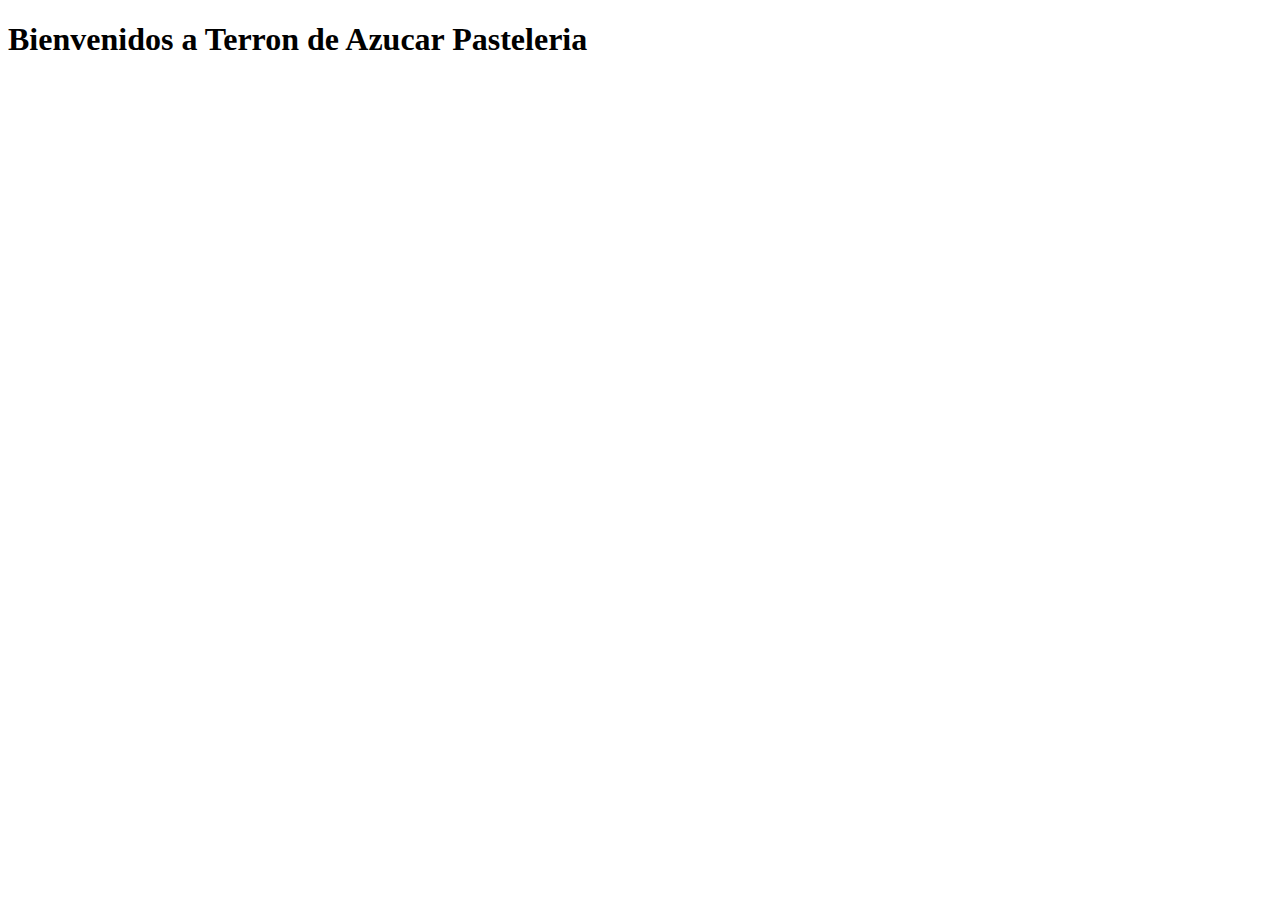
<file: 2da-entrega/index.html>
<!DOCTYPE html>
<html lang="en">
<head>
    <meta charset="UTF-8">
    <meta name="viewport" content="width=device-width, initial-scale=1.0">
    <title>Document</title>
</head>
<body>
    
<h1>Bienvenidos a Terron de Azucar Pasteleria</h1>

    <script src="./main.js"></script>
</body>
</html>
</file>
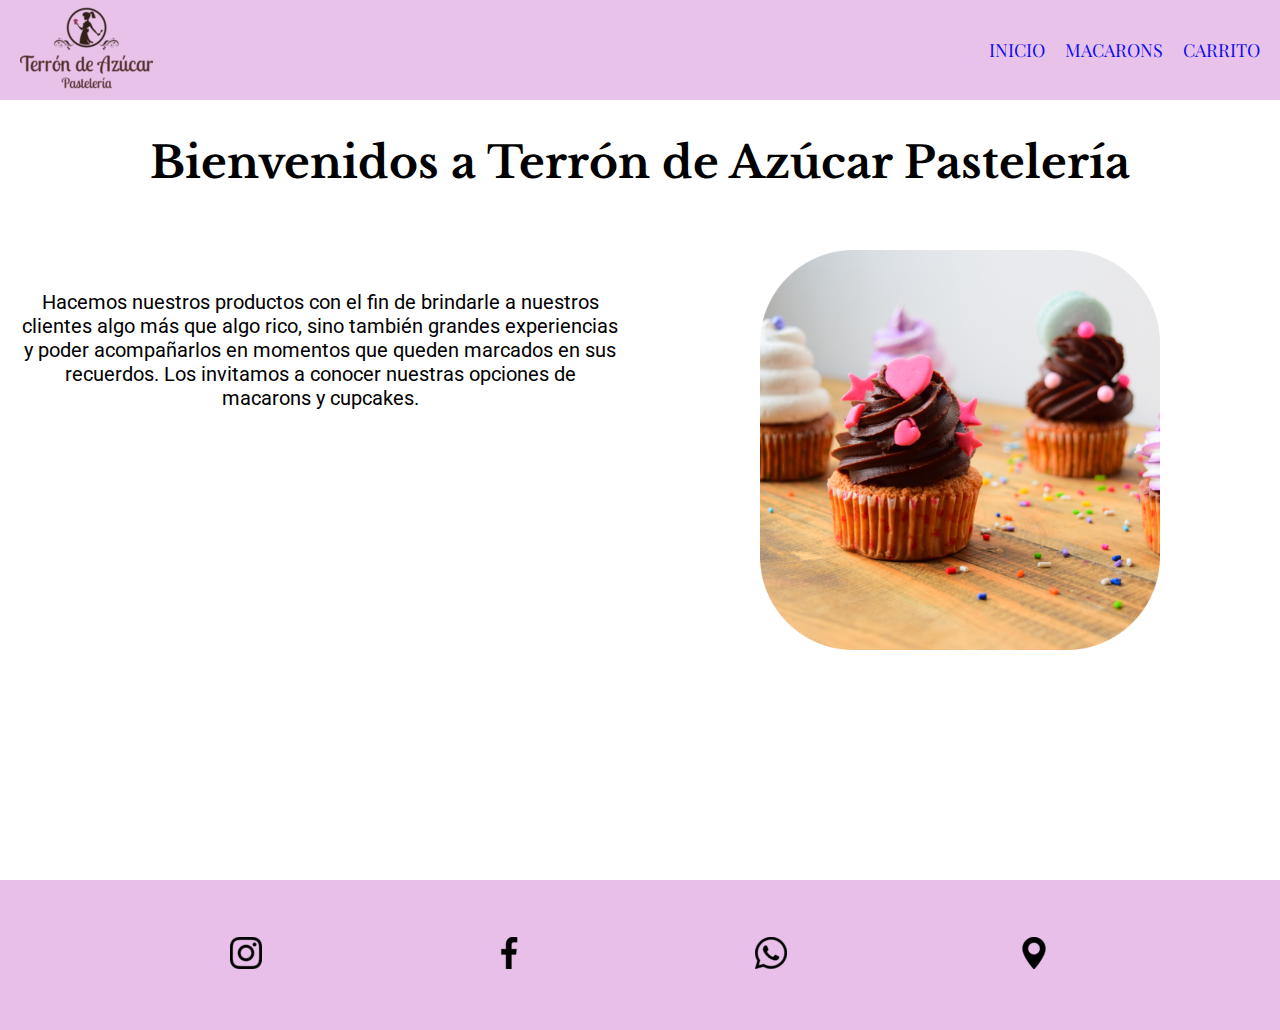
<file: 3ra-entrega/index.html>
<!DOCTYPE html>
<html lang="en">
<head>
    <meta charset="UTF-8">
    <meta name="viewport" content="width=device-width, initial-scale=1.0">
    <title>Terrón de Azúcar | Home</title>
    <link rel="stylesheet" href="./css/style.css">
</head>
<body>
    <header>
        <div>
            <a href="./index.html"> <img src="./assets/img/logo2.png" alt="logo"></a>
        </div>
        <nav>
            <ul class="navbar">
                <li><a href="#">INICIO</a></li>
                <li><a href="./pages/macarons.html">MACARONS</a></li>
                <li><a href="./pages/carrito.html">CARRITO</a></li>

            </ul>
        </nav>
    </header>

    <main class="main-home">
        <section class="grid-conteiner">
            <h1>Bienvenidos a Terrón de Azúcar Pastelería</h1>
            <div class="text-home">
                <p>Hacemos nuestros productos con el fin de brindarle a nuestros clientes algo más que algo rico, sino también grandes experiencias y poder acompañarlos en momentos que queden marcados en sus recuerdos.
                Los invitamos a conocer nuestras opciones de macarons y cupcakes.</p>
            </div>
            <div class="img-home">
                <img src="./assets/img/cupsindex.png" alt="">
            </div>
        </section>
    </main>

    <footer>
        <div>
            <ul class="footer-flex">
                <li><a href=""><img src="./assets/img/instagram.png" alt="instagram"></a></li>
                <li><a href=""><img src="./assets/img/facebook.png" alt="facebook"></a></li>
                <li><a href=""><img src="./assets/img/whatsapp.png" alt="whatsapp"></a></li>
                <li><a href=""><img src="./assets/img/mapas-y-banderas.png" alt="ubicacion"></a></li>
            </ul>
        </div>

    </footer>
</body>
</html>
</file>
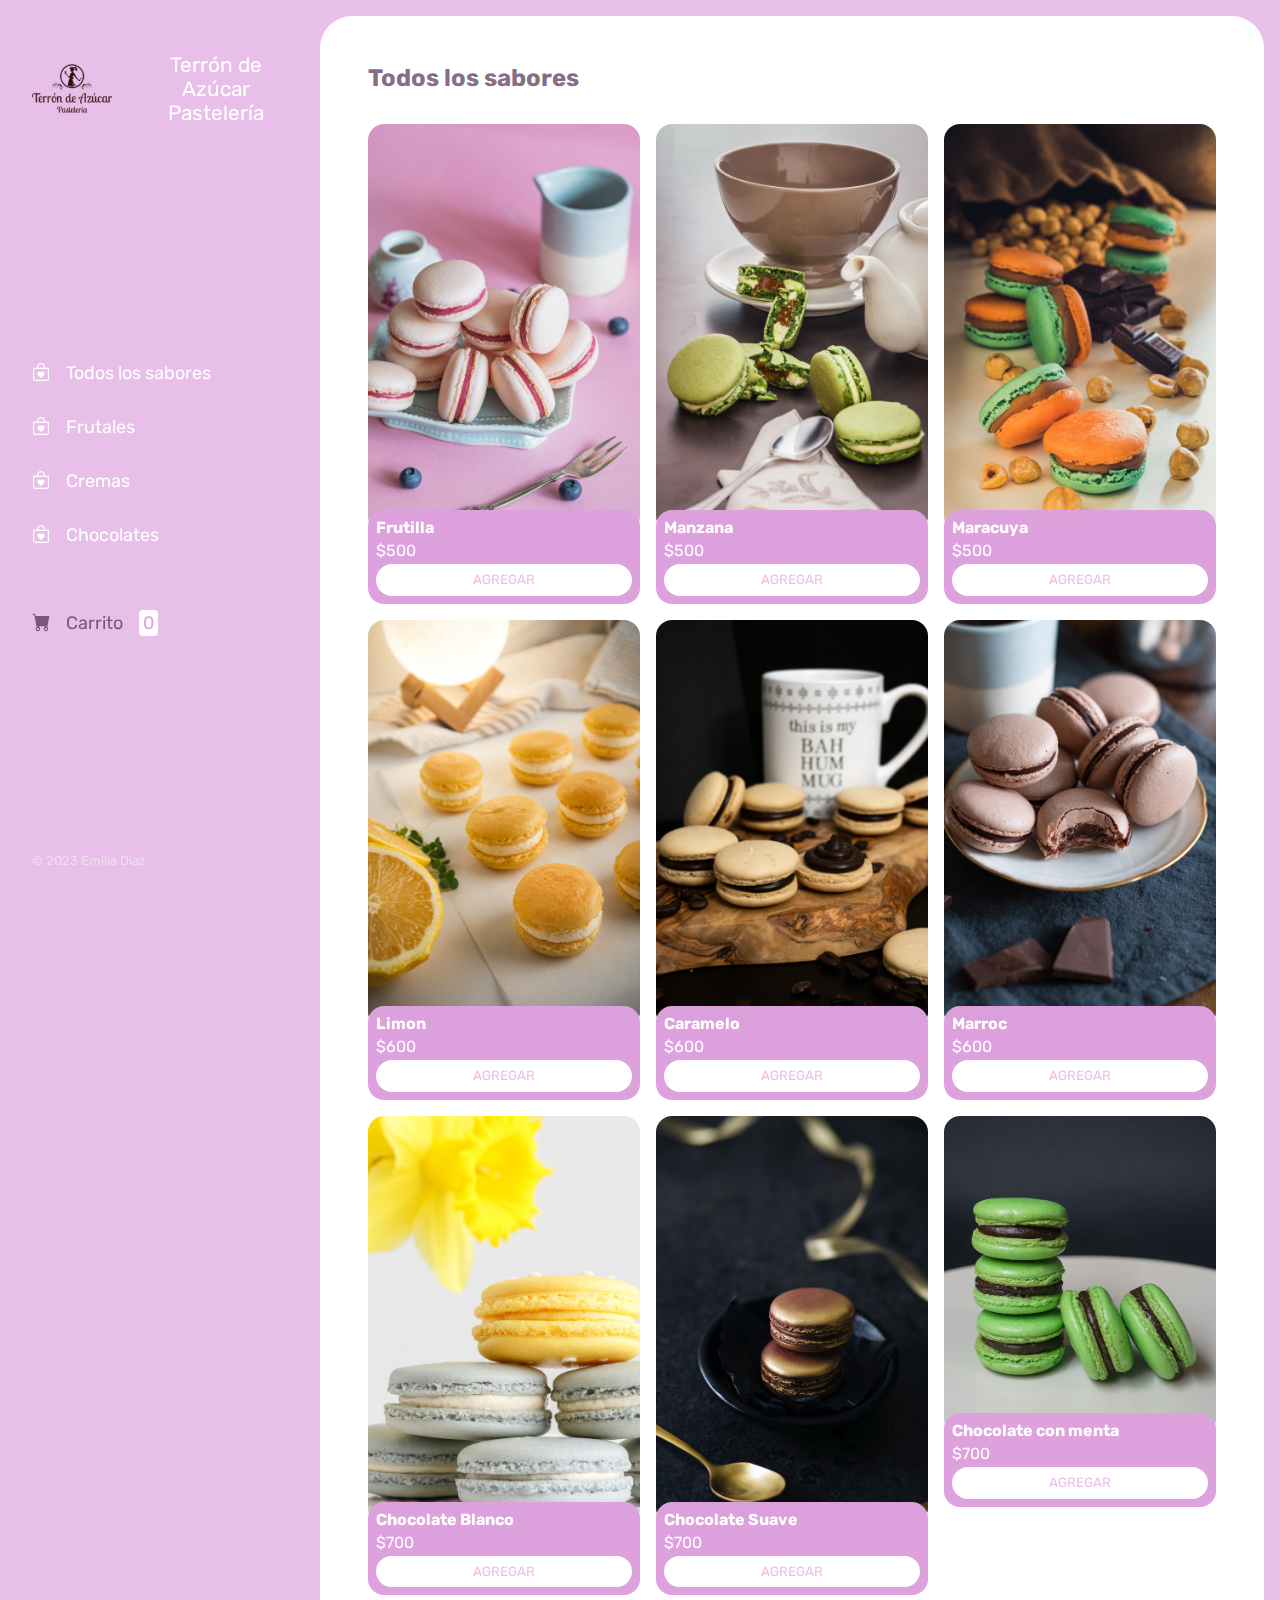
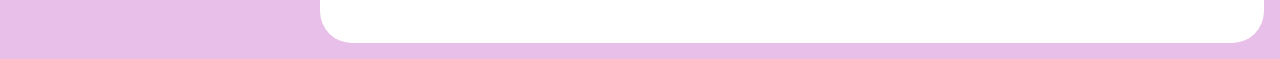
<file: re-entrega/index.html>
<!DOCTYPE html>
<html lang="en">
<head>
    <meta charset="UTF-8">
    <meta name="viewport" content="width=device-width, initial-scale=1.0">
    <title>Terron de Azucar Pasteleria</title>
    <link rel="stylesheet" href="https://cdn.jsdelivr.net/npm/bootstrap-icons@1.11.1/font/bootstrap-icons.css">
    <link rel="stylesheet" href="./css/style.css">
</head>
<body>
    
    <div class="wrapper">
        <aside>
            <header>
                <div class=logoHeader>
                    <h1 class="logo">Terrón de Azúcar Pastelería</h1>
                    <img src="./assets/img/logo2.png" alt="">
                </div>
                
            </header>
            <nav>
            <ul class="menu">
                <li>
                    <button id="todos" class="botonMenu botonCategoria"><i class="bi bi-bag-heart"></i>Todos los sabores</button>
                </li>
                <li>
                    <button id="frutales" class="botonMenu botonCategoria"><i class="bi bi-bag-heart"></i>Frutales</button>
                </li>
                <li>
                    <button id="cremas" class="botonMenu botonCategoria"><i class="bi bi-bag-heart"></i>Cremas</button>
                </li>
                <li><button id="chocolates" class="botonMenu botonCategoria"><i class="bi bi-bag-heart"></i>Chocolates</button>
                </li>
                <li>
                    <a class="botonMenu botonCarrito active" href="./carrito.html">
                        <i class="bi bi-cart-fill"></i>Carrito <span id="numeroCant" class="numeroCant">0</span></a>
                </li>
            </ul>
            </nav>

            <footer>
                <p class="textoFooter">© 2023 Emilia Diaz</p>
            </footer>

        </aside>

        <main>
            <h2 class="tituloPrincipal" id="tituloPrincipal">Todos los sabores</h2>
            <div id="contenedorSabores" class="contenedorSabores">
                <!-- se completa con js -->
            </div>
        </main>
    </div>

    <script src="./js/main.js"></script>
</body>
</html>
</file>
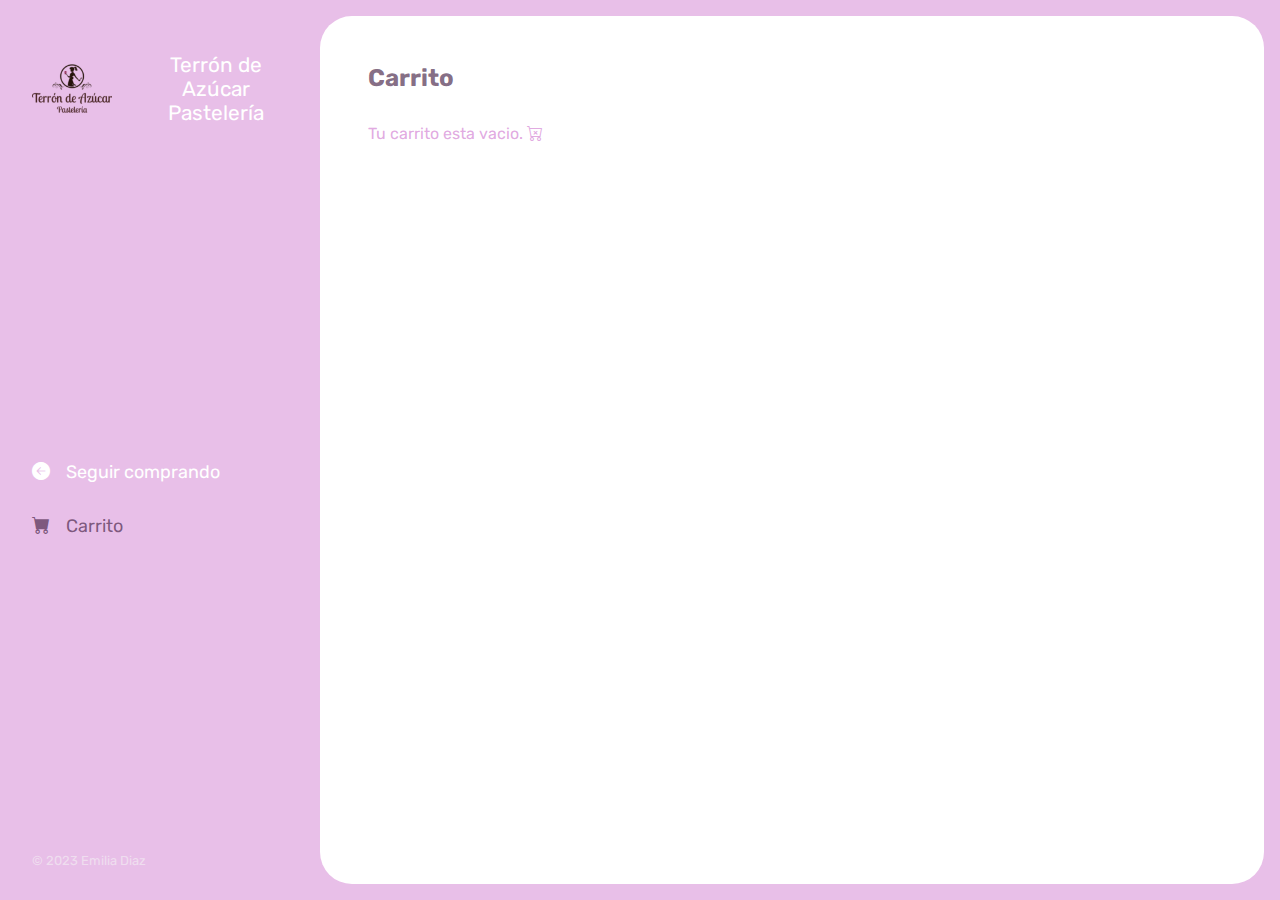
<file: re-entrega/carrito.html>
<!DOCTYPE html>
<html lang="en">
<head>
    <meta charset="UTF-8">
    <meta name="viewport" content="width=device-width, initial-scale=1.0">
    <title>Carrito</title>
    <link rel="stylesheet" href="https://cdn.jsdelivr.net/npm/bootstrap-icons@1.11.1/font/bootstrap-icons.css">
    <link rel="stylesheet" href="./css/style.css">
</head>
<body>
    <div class="wrapper">
        <aside>
            <header>
                <div class=logoHeader>
                    <h1 class="logo">Terrón de Azúcar Pastelería</h1>
                    <img src="./assets/img/logo2.png" alt="">
                </div>
            </header>
            <nav>
            <ul>
                <li>
                    <a class="botonMenu botonVolver" href="./index.html">
                        <i class="bi bi-arrow-left-circle-fill"></i>Seguir comprando</a>
                </li>               
                <li>
                    <a class="botonMenu botonCarrito active" href="./carrito.html">
                        <i class="bi bi-cart-fill"></i>Carrito </a>
                </li>
            </ul>
            </nav>

            <footer>
                <p class="textoFooter">© 2023 Emilia Diaz</p>
            </footer>

        </aside>

        <main>
            <h2 class="tituloPrincipal">Carrito</h2>
            <div class="contenedorCarrito">
                <p id="carritoVacio" class="carritoVacio">Tu carrito esta vacio. <i class="bi bi-cart-x"></i></p>

                <div id="carritoSabores" class="carritoSabores disabled">
                    <!-- se completa con js -->
                </div>
                <div id="carritoAcciones" class="carritoAcciones disabled">
                    <div class="carritoAccionIzq">
                        <button id="carritoAccionVaciar" class="carritoAccionVaciar">Vaciar carrito</button>
                    </div>
                    <div class="carritoAccionDer">
                        <div class="carritoAccionTotal">
                            <p>Total</p>
                            <p id="total">$1000</p>
                        </div>
                        <button id="carritoAccionComprar" class="carritoAccionComprar">Finalizar Compra</button>
                    </div>
                </div>

                <p id="compraFinalizada" class="compraFinalizada disabled">Muchas gracias por tu compra. <i class="bi bi-bag-check"></i></p>
            </div>
        </main>
    </div>


    <script src="./js/carrito.js"></script>
</body>
</html>
</file>
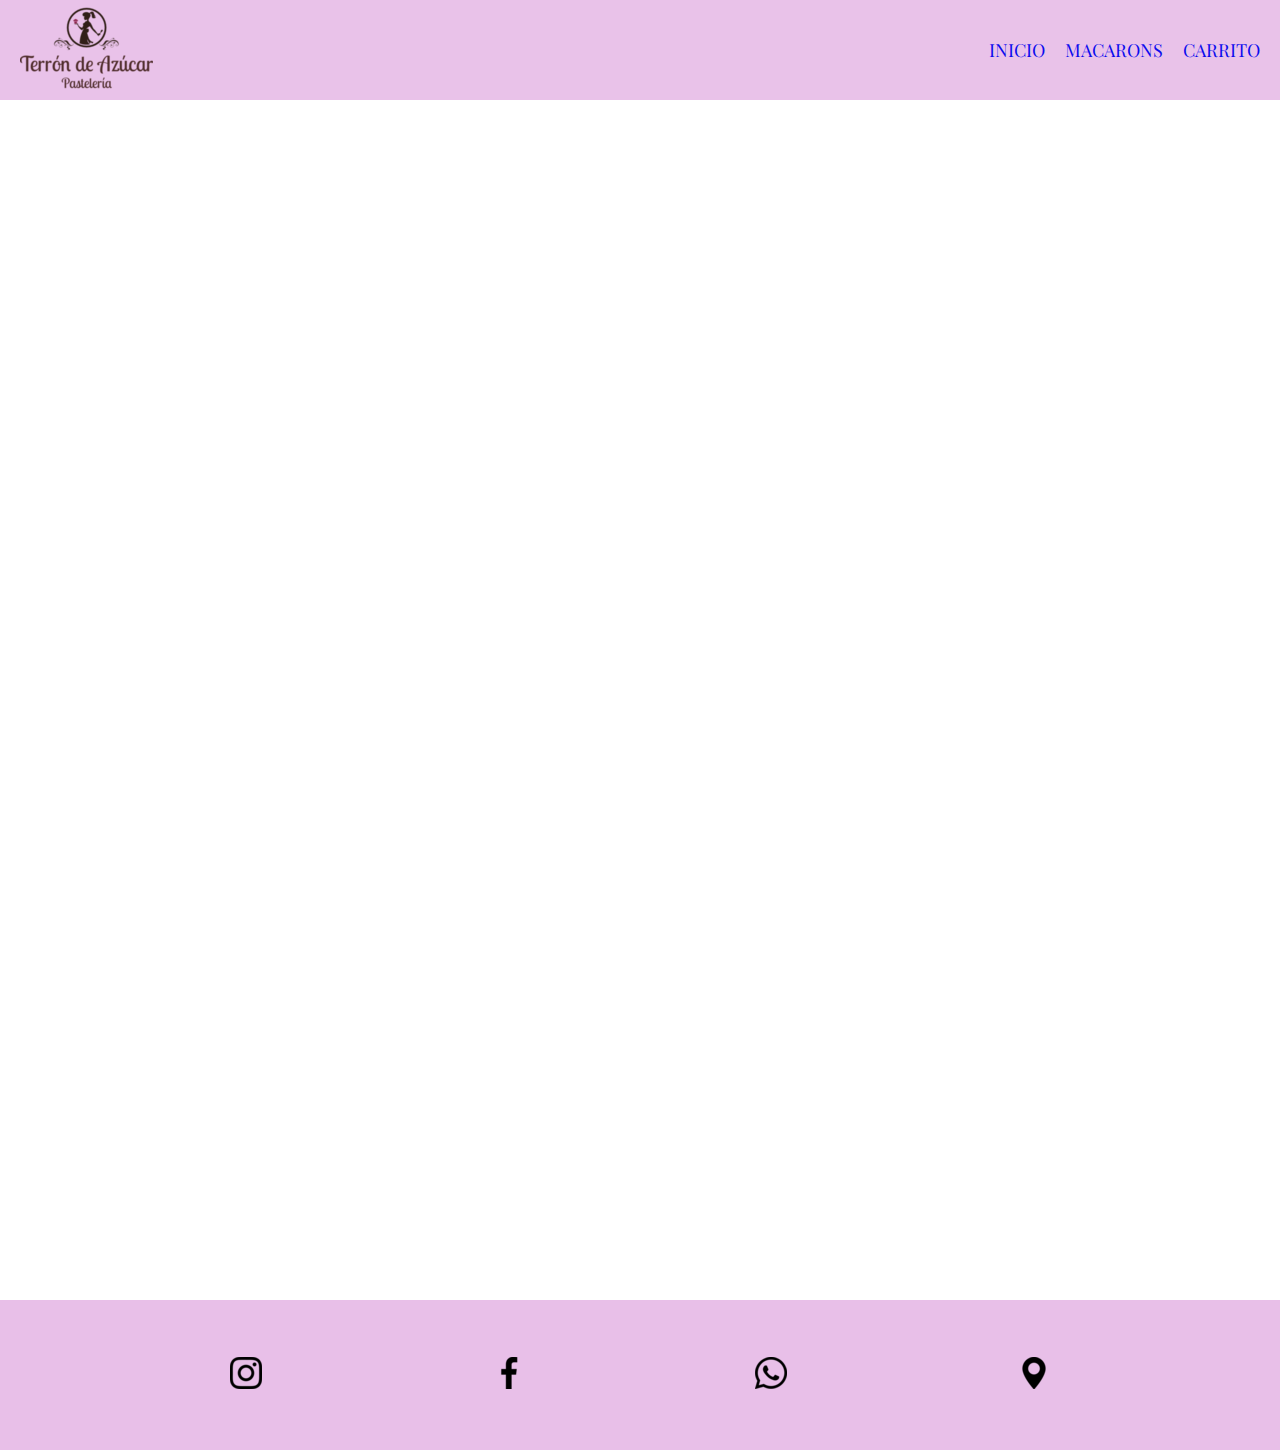
<file: 3ra-entrega/pages/carrito.html>
<!DOCTYPE html>
<html lang="en">
<head>
    <meta charset="UTF-8">
    <meta name="viewport" content="width=device-width, initial-scale=1.0">
    <title>Document</title>
    <link rel="stylesheet" href="../css/style.css">
</head>
<body>
    <header>
        <div>
            <a href="../index.html"> <img src="../assets/img/logo2.png" alt="logo"></a>
        </div>
        <nav>
            <ul class="navbar">
                <li><a href="../index.html">INICIO</a></li>
                <li><a href="./macarons.html">MACARONS</a></li>
                <li><a href="#">CARRITO</a></li>

            </ul>
        </nav>
    </header>

    <main class="main-shop">
        
    </main>
    
    <footer>
        <div>
            <ul class="footer-flex">
                <li><a href=""><img src="../assets/img/instagram.png" alt="instagram"></a></li>
                <li><a href=""><img src="../assets/img/facebook.png" alt="facebook"></a></li>
                <li><a href=""><img src="../assets/img/whatsapp.png" alt="whatsapp"></a></li>
                <li><a href=""><img src="../assets/img/mapas-y-banderas.png" alt="ubicacion"></a></li>
            </ul>
        </div>
    </footer>
</body>
</html>
</file>
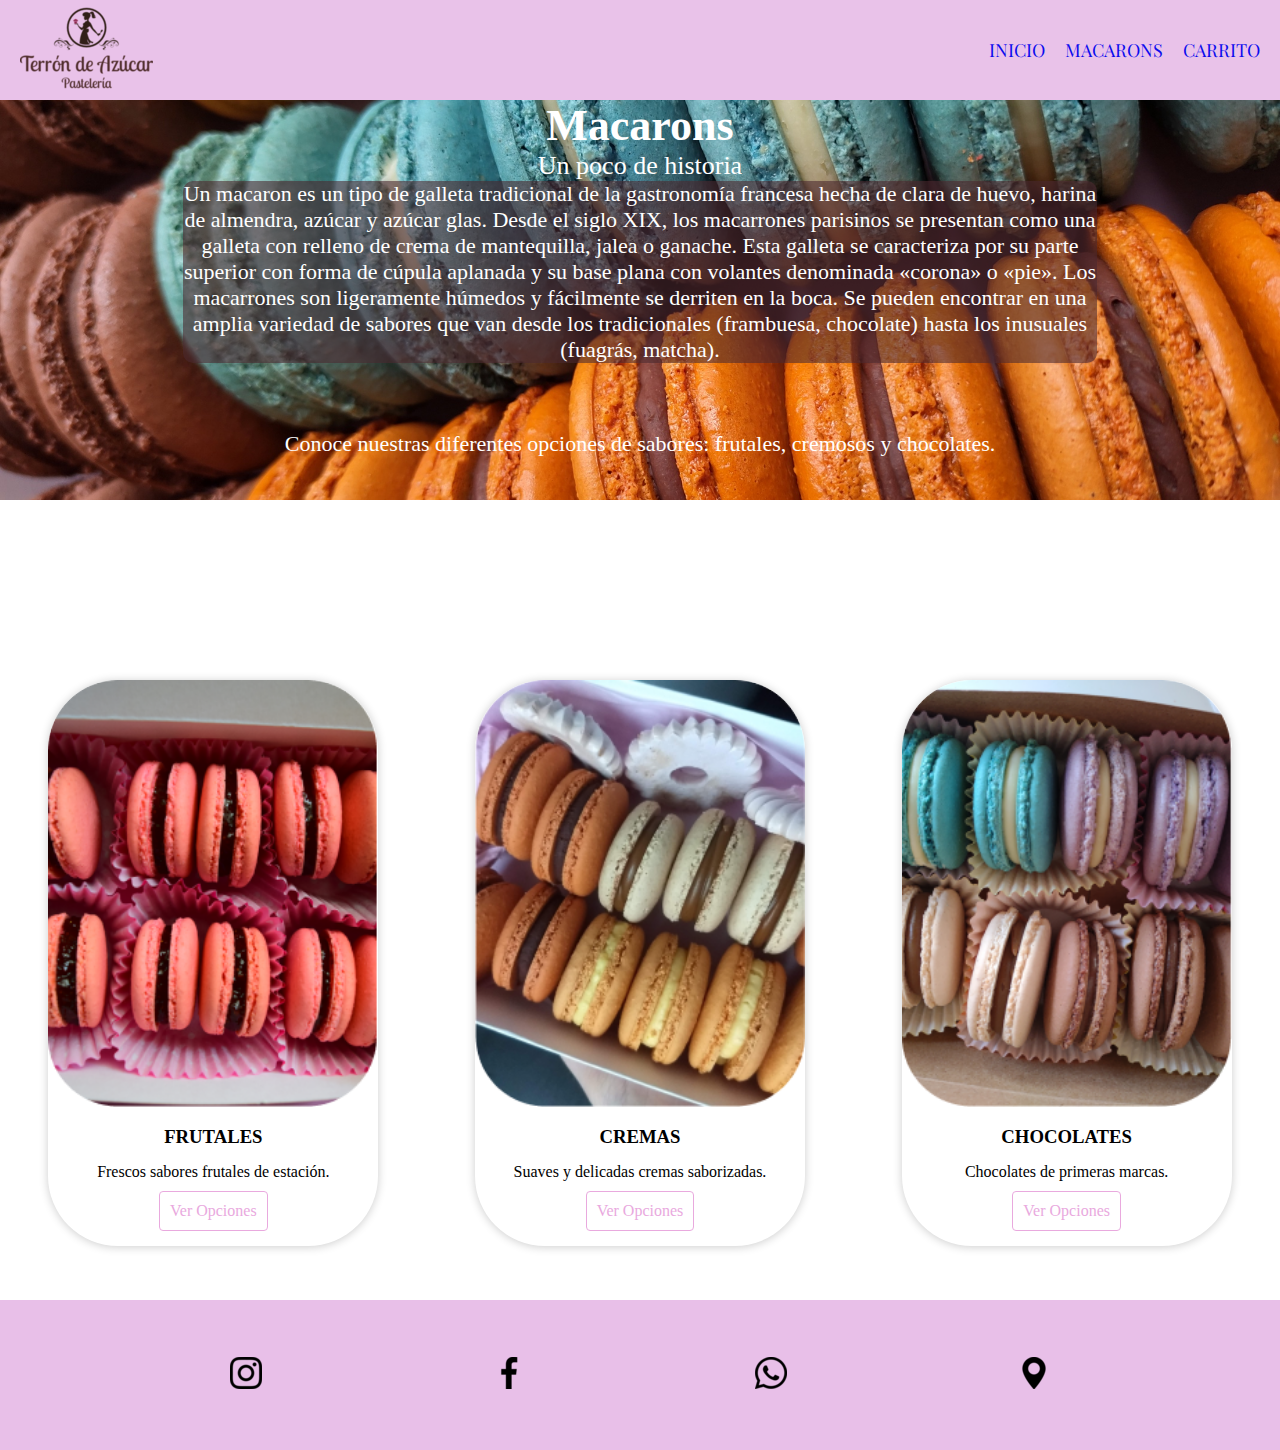
<file: 3ra-entrega/pages/macarons.html>
<!DOCTYPE html>
<html lang="en">
<head>
    <meta charset="UTF-8">
    <meta name="viewport" content="width=device-width, initial-scale=1.0">
    <title>Terrón de Azúcar | Macarons</title>
    <link rel="stylesheet" href="../css/style.css">
</head>
<body>
    <header>
        <div>
            <a href="../index.html"> <img src="../assets/img/logo2.png" alt="logo"></a>
        </div>
        <nav>
            <ul class="navbar">
                <li><a href="../index.html">INICIO</a></li>
                <li><a href="#">MACARONS</a></li>
                <li><a href="./carrito.html">CARRITO</a></li>
                
            </ul>
        </nav>
    </header>

    <main class="macs-cups">
        <section class="card-contein-macs">
            <div class="inicio">
                <h2>Macarons</h2>
                <h3>Un poco de historia</h3>
                <p>Un macaron es un tipo de galleta tradicional de la gastronomía francesa hecha de clara de huevo, harina de almendra, azúcar y azúcar glas. Desde el siglo XIX, los macarrones parisinos se presentan como una galleta con relleno de crema de mantequilla, jalea o ganache. Esta galleta se caracteriza por su parte superior con forma de cúpula aplanada y su base plana con volantes denominada «corona» o «pie». Los macarrones son ligeramente húmedos y fácilmente se derriten en la boca. Se pueden encontrar en una amplia variedad de sabores que van desde los tradicionales (frambuesa, chocolate) hasta los inusuales (fuagrás, matcha).</p>
            </div>
            <div class="text-secundario">
                <p>Conoce nuestras diferentes opciones de sabores: frutales, cremosos y chocolates.</p>
            </div>
        </section>
        <section class="conteiner">
            <div class="card">
                <figure>
                    <img src="../assets/img/macs-frut.png" alt="macarons-frutales">
                </figure>
                <div class="contenido">
                    <h3>FRUTALES</h3>
                    <p>Frescos sabores frutales de estación.</p>
                    <a href="./macsfrutales.html">Ver Opciones</a>
                </div>
            </div>
            <div class="card">
                <figure>
                    <img src="../assets/img/macs-crem.png" alt="macarons-cremas">
                </figure>
                <div class="contenido">
                    <h3>CREMAS</h3>
                    <p>Suaves y delicadas cremas saborizadas. </p>
                    <a href="./macscremas.html">Ver Opciones</a>
                </div>
            </div>
            <div class="card">
                <figure>
                    <img src="../assets/img/macs-choc.png" alt="macarons-chocolate">
                </figure>
                <div class="contenido">
                    <h3>CHOCOLATES</h3>
                    <p>Chocolates de primeras marcas.</p>
                    <a href="./macschoco.html">Ver Opciones</a>

                </div>
            </div>
        </section>
    </main>

    <footer>
        <div>
            <ul class="footer-flex">
                <li><a href=""><img src="../assets/img/instagram.png" alt="instagram"></a></li>
                <li><a href=""><img src="../assets/img/facebook.png" alt="facebook"></a></li>
                <li><a href=""><img src="../assets/img/whatsapp.png" alt="whatsapp"></a></li>
                <li><a href=""><img src="../assets/img/mapas-y-banderas.png" alt="ubicacion"></a></li>
            </ul>
        </div>
    </footer>
</body>
</html>
</file>
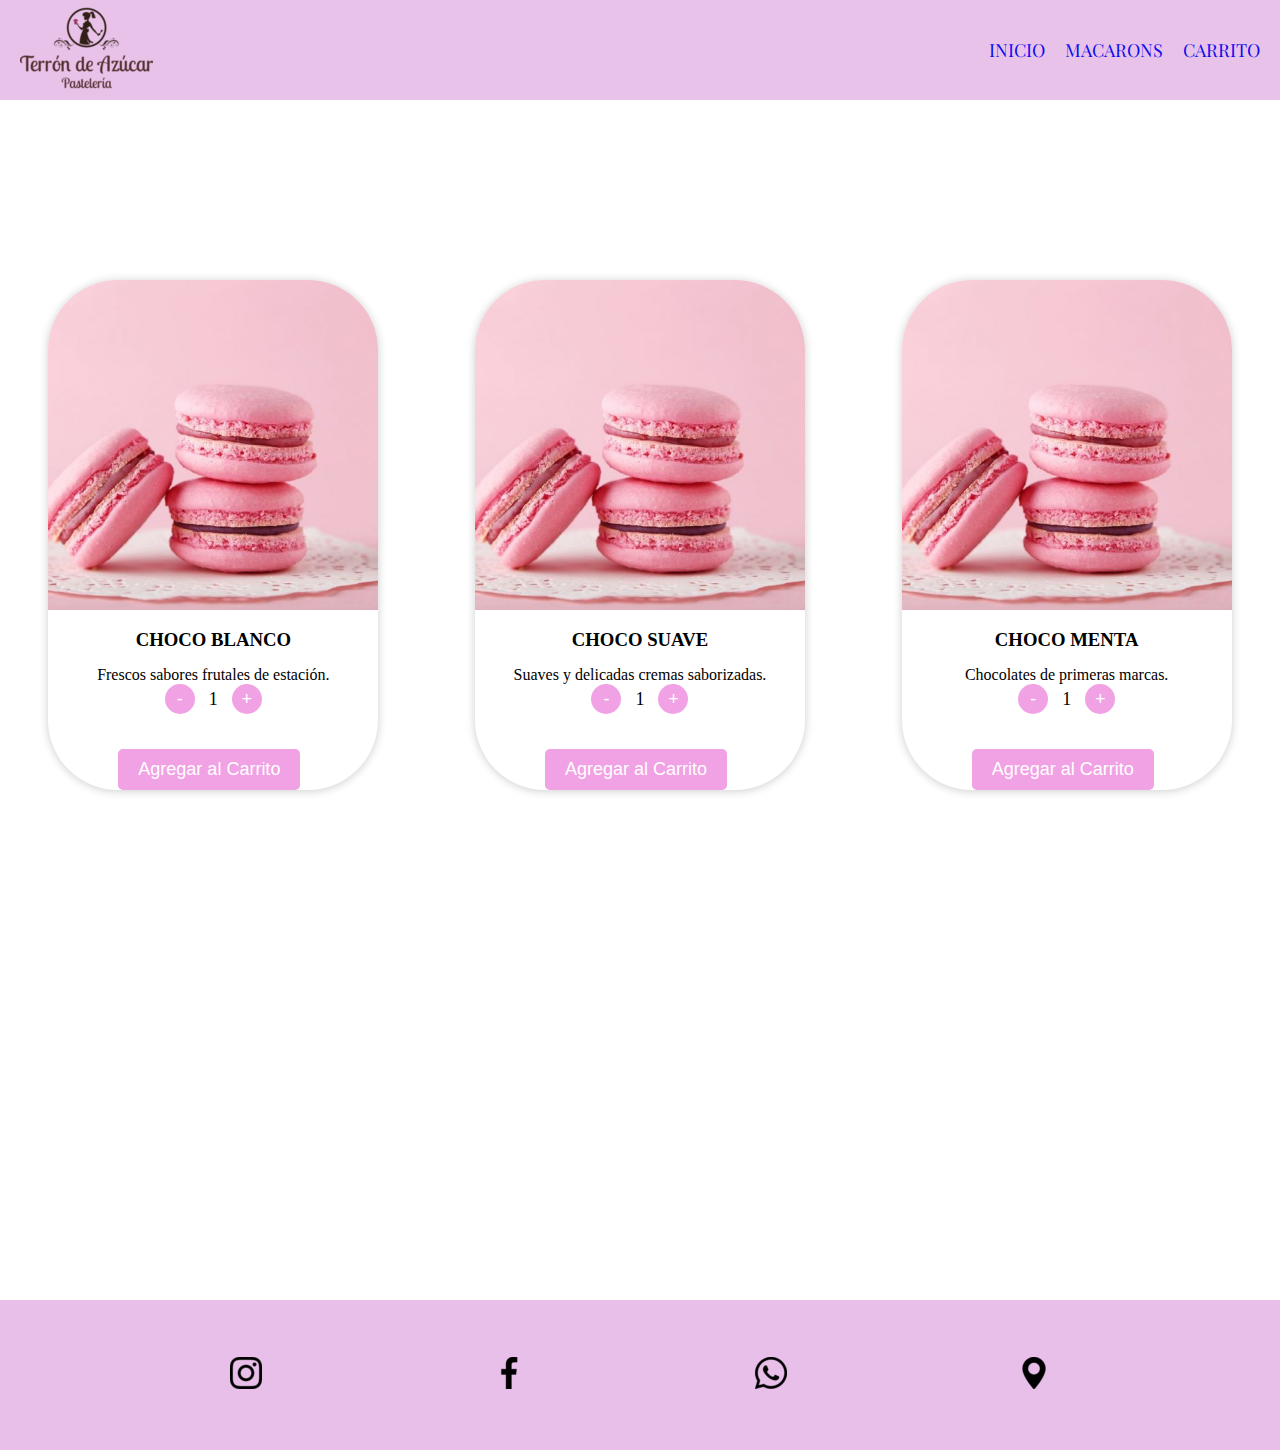
<file: 3ra-entrega/pages/macschoco.html>
<!DOCTYPE html>
<html lang="en">
<head>
    <meta charset="UTF-8">
    <meta name="viewport" content="width=device-width, initial-scale=1.0">
    <title>Document</title>
    <link rel="stylesheet" href="../css/style.css">
</head>
<body>
    <header>
        <div>
            <a href="../index.html"> <img src="../assets/img/logo2.png" alt="logo"></a>
        </div>
        <nav>
            <ul class="navbar">
                <li><a href="../index.html">INICIO</a></li>
                <li><a href="./macarons.html">MACARONS</a></li>
                <li><a href="./carrito.html">CARRITO</a></li>

            </ul>
        </nav>
    </header>
    <main class="main-shop">
        <section class="conteiner">
            <div class="card">
                <figure>
                    <img src="../assets/img/frutilla.jpg" alt="macarons-frutales">
                </figure>
                <div class="contenido">
                    <h3>CHOCO BLANCO</h3>
                    <p>Frescos sabores frutales de estación.</p>
                    <button class="decrement">-</button>
                    <span class="quantity-value">1</span>
                    <button class="increment">+</button>
                </div>
                <button class="add-to-cart">Agregar al Carrito</button>
            </div>
            <div class="card">
                <figure>
                    <img src="../assets/img/frutilla.jpg" alt="macarons-cremas">
                </figure>
                <div class="contenido">
                    <h3>CHOCO SUAVE</h3>
                    <p>Suaves y delicadas cremas saborizadas. </p>
                    <button class="decrement">-</button>
                    <span class="quantity-value">1</span>
                    <button class="increment">+</button>                    
                </div>
                <button class="add-to-cart">Agregar al Carrito</button>
            </div>
            <div class="card">
                <figure>
                    <img src="../assets/img/frutilla.jpg" alt="macarons-chocolate">
                </figure>
                <div class="contenido">
                    <h3>CHOCO MENTA</h3>
                    <p>Chocolates de primeras marcas.</p>
                    <button class="decrement">-</button>
                    <span class="quantity-value">1</span>
                    <button class="increment">+</button>                    
                </div>
                <button class="add-to-cart">Agregar al Carrito</button>
            </div>
        </section>
    </main>
    <footer>
        <div>
            <ul class="footer-flex">
                <li><a href=""><img src="../assets/img/instagram.png" alt="instagram"></a></li>
                <li><a href=""><img src="../assets/img/facebook.png" alt="facebook"></a></li>
                <li><a href=""><img src="../assets/img/whatsapp.png" alt="whatsapp"></a></li>
                <li><a href=""><img src="../assets/img/mapas-y-banderas.png" alt="ubicacion"></a></li>
            </ul>
        </div>
    </footer>
</body>
</html>
</file>
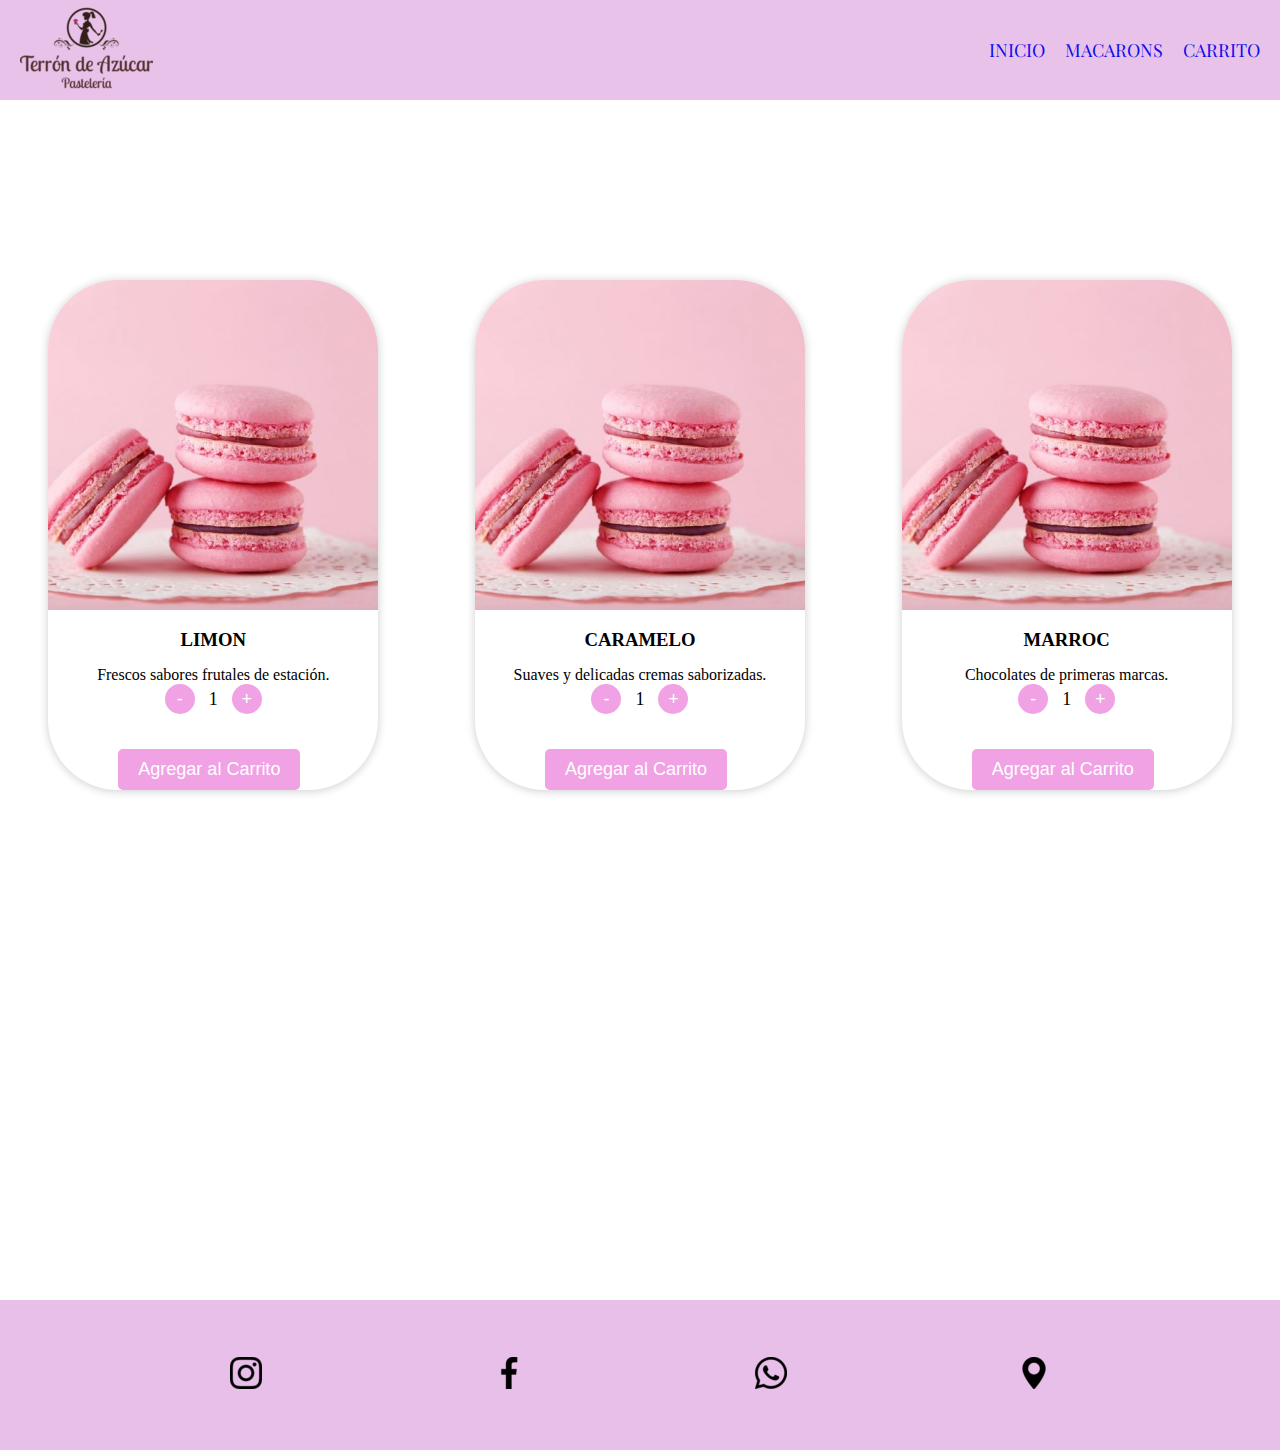
<file: 3ra-entrega/pages/macscremas.html>
<!DOCTYPE html>
<html lang="en">
<head>
    <meta charset="UTF-8">
    <meta name="viewport" content="width=device-width, initial-scale=1.0">
    <title>Document</title>
    <link rel="stylesheet" href="../css/style.css">
</head>
<body>
    <header>
        <div>
            <a href="../index.html"> <img src="../assets/img/logo2.png" alt="logo"></a>
        </div>
        <nav>
            <ul class="navbar">
                <li><a href="../index.html">INICIO</a></li>
                <li><a href="./macarons.html">MACARONS</a></li>
                <li><a href="./carrito.html">CARRITO</a></li>

            </ul>
        </nav>
    </header>
    <main class="main-shop">
        <section class="conteiner">
            <div class="card">
                <figure>
                    <img src="../assets/img/frutilla.jpg" alt="macarons-frutales">
                </figure>
                <div class="contenido">
                    <h3>LIMON</h3>
                    <p>Frescos sabores frutales de estación.</p>
                    <button class="decrement">-</button>
                    <span class="quantity-value">1</span>
                    <button class="increment">+</button>
                </div>
                <button class="add-to-cart">Agregar al Carrito</button>
            </div>
            <div class="card">
                <figure>
                    <img src="../assets/img/frutilla.jpg" alt="macarons-cremas">
                </figure>
                <div class="contenido">
                    <h3>CARAMELO</h3>
                    <p>Suaves y delicadas cremas saborizadas. </p>
                    <button class="decrement">-</button>
                    <span class="quantity-value">1</span>
                    <button class="increment">+</button>                    
                </div>
                <button class="add-to-cart">Agregar al Carrito</button>
            </div>
            <div class="card">
                <figure>
                    <img src="../assets/img/frutilla.jpg" alt="macarons-chocolate">
                </figure>
                <div class="contenido">
                    <h3>MARROC</h3>
                    <p>Chocolates de primeras marcas.</p>
                    <button class="decrement">-</button>
                    <span class="quantity-value">1</span>
                    <button class="increment">+</button>                    
                </div>
                <button class="add-to-cart">Agregar al Carrito</button>
            </div>
        </section>
    </main>
    <footer>
        <div>
            <ul class="footer-flex">
                <li><a href=""><img src="../assets/img/instagram.png" alt="instagram"></a></li>
                <li><a href=""><img src="../assets/img/facebook.png" alt="facebook"></a></li>
                <li><a href=""><img src="../assets/img/whatsapp.png" alt="whatsapp"></a></li>
                <li><a href=""><img src="../assets/img/mapas-y-banderas.png" alt="ubicacion"></a></li>
            </ul>
        </div>
    </footer>
</body>
</html>
</file>
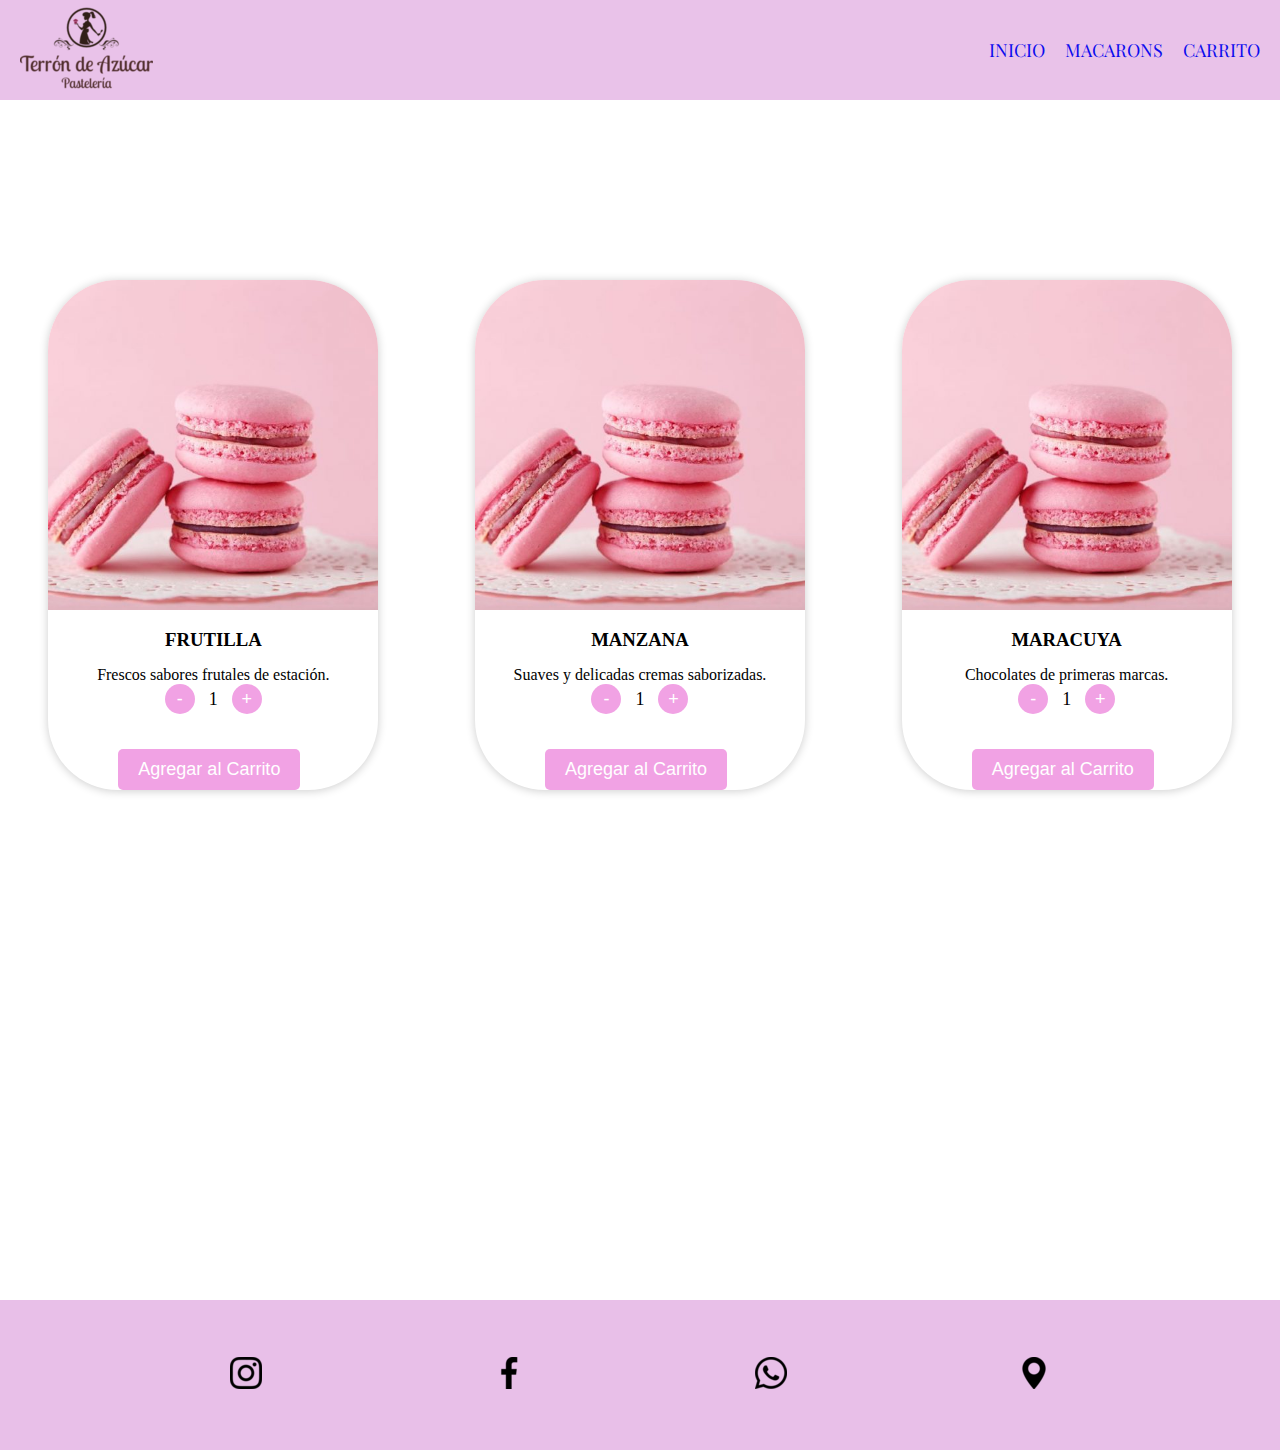
<file: 3ra-entrega/pages/macsfrutales.html>
<!DOCTYPE html>
<html lang="en">
<head>
    <meta charset="UTF-8">
    <meta name="viewport" content="width=device-width, initial-scale=1.0">
    <title>Document</title>
    <link rel="stylesheet" href="../css/style.css">
</head>
<body>
    <header>
        <div>
            <a href="../index.html"> <img src="../assets/img/logo2.png" alt="logo"></a>
        </div>
        <nav>
            <ul class="navbar">
                <li><a href="../index.html">INICIO</a></li>
                <li><a href="./macarons.html">MACARONS</a></li>
                <li><a href="./carrito.html">CARRITO</a></li>

            </ul>
        </nav>
    </header>
    <main class="main-shop">
        <section class="conteiner">
            <div class="card">
                <figure>
                    <img src="../assets/img/frutilla.jpg" alt="macarons-frutales">
                </figure>
                <div class="contenido">
                    <h3>FRUTILLA</h3>
                    <p>Frescos sabores frutales de estación.</p>
                    <button class="decrement">-</button>
                    <span class="quantity-value">1</span>
                    <button class="increment">+</button>
                </div>
                <button class="add-to-cart">Agregar al Carrito</button>
            </div>
            <div class="card">
                <figure>
                    <img src="../assets/img/frutilla.jpg" alt="macarons-cremas">
                </figure>
                <div class="contenido">
                    <h3>MANZANA</h3>
                    <p>Suaves y delicadas cremas saborizadas. </p>
                    <button class="decrement">-</button>
                    <span class="quantity-value">1</span>
                    <button class="increment">+</button>                    
                </div>
                <button class="add-to-cart">Agregar al Carrito</button>
            </div>
            <div class="card">
                <figure>
                    <img src="../assets/img/frutilla.jpg" alt="macarons-chocolate">
                </figure>
                <div class="contenido">
                    <h3>MARACUYA</h3>
                    <p>Chocolates de primeras marcas.</p>
                    <button class="decrement">-</button>
                    <span class="quantity-value">1</span>
                    <button class="increment">+</button>                    
                </div>
                <button class="add-to-cart">Agregar al Carrito</button>
            </div>
        </section>
    </main>
    <footer>
        <div>
            <ul class="footer-flex">
                <li><a href=""><img src="../assets/img/instagram.png" alt="instagram"></a></li>
                <li><a href=""><img src="../assets/img/facebook.png" alt="facebook"></a></li>
                <li><a href=""><img src="../assets/img/whatsapp.png" alt="whatsapp"></a></li>
                <li><a href=""><img src="../assets/img/mapas-y-banderas.png" alt="ubicacion"></a></li>
            </ul>
        </div>
    </footer>
</body>
</html>
</file>
<file: 3ra-entrega/css/style.css>
@import url('https://fonts.googleapis.com/css2?family=Libre+Baskerville:ital@1&family=Playfair+Display&family=Roboto:ital,wght@0,100;0,400;0,700;1,100;1,400;1,700&display=swap');


*{
    margin: 0;
    padding: 0;
    box-sizing: border-box;
}


/*header*/
header{
    display: flex;
    flex-direction: row;
    background-color: rgba(221, 160, 221, 0.678);
    opacity: 95%;
    justify-content: space-between;
    align-items: center;
    width: 100%;
    height: 6.25rem;
    font-family: 'Playfair Display', serif;
    font-size: 18px;
}
header div a{
    padding-left: 1.25rem;
}
.navbar{
    display: flex;
    list-style-type: none;
    gap: 1.25rem;
    padding-right: 1.25rem;
}
.navbar li a{
    text-decoration: none;
}


/*main home*/
.main-home{
    width: 100%;
    height: 780px;
}
.grid-conteiner{
    display: grid;
    grid-template-columns: 25% 25% 25% 25%;
    grid-template-rows: 25% 25% 25% 25%;
    justify-items: center;
    width: 100%;
    height: 37.5rem;
}
.grid-conteiner h1{
    display: grid;
    justify-items: center;
    align-items: end;
    width: 100%;
    height: 6.25rem;
    padding: .625rem;
    grid-column: 1 / 5;
    font-family: 'Libre Baskerville', serif;
    font-size: 44px;
}
.text-home{
    display: grid;
    justify-items: center;
    grid-column: 1 / 3;
    grid-row: 2/ 3;
    align-items: center;
    width: 100%;
    height: 12.5rem;
    padding: 1.25rem;
    font-family: 'Roboto', sans-serif;
    font-size: 20px;
    text-align: center;
}
.img-home{
    grid-row: 2 / 3;
    grid-column: 3 / 5;
}
.img-home img{
    width: 400px;
    height: 400px;
}

/*main macs & cups*/
.macs-cups{
    width: 100%;
    height: 75rem;
}
.card-contein-macs{
    display: grid;
    width: 100%;
    height: 25rem;
    grid-template-columns: repeat(7, 1fr);
    grid-template-rows: repeat(6, 1fr);
    padding-bottom: 20px;
    background-image: url(../assets/img/macarons1r.jpg);
    background-repeat: no-repeat;
    background-size: cover;
    background-position: center;
}
.card-contein-cups{
    display: grid;
    width: 100%;
    height: 25rem;
    grid-template-columns: repeat(7, 1fr);
    grid-template-rows: repeat(6, 1fr);
    padding-bottom: 20px;
    background-image: url(../assets/img/cupcakes3.jpg);
    background-repeat: no-repeat;
    background-size: cover;
    background-position: center;    
}
.inicio{
    display: grid;
    flex-direction: column;
    grid-column: 2 / 7;
    align-items: center;
    justify-items: center;
}
.inicio h2{
    font-size: 44px;
    color: #fff;
}
.inicio h3{
    font-size: 26px;
    color: #fff;
    font-weight: 300;
}
.inicio p{
    font-size: 22px;
    text-align: center;
    color: #fff;
    background-color: rgba(75, 41, 47, 0.589);
    border: .0625rem;
    border-radius: 10px;
}
.text-secundario{
    font-size: 22px;
    text-align: center;
    grid-column: 2 / 7;
    grid-row: 5 / 6;
    color: #fff;
}

/*cards macs & cups*/
.conteiner{
    width: 100%;
    display: flex;
    flex-direction: row;
    justify-content: space-around;
    align-items: flex-end;
    padding-top: 160px;
}
.card{
    width: 100%;
    max-width: 330px;
    margin: 1.25rem;
    border-radius: 4.375rem;
    overflow: hidden;
    background: #fff;
    box-shadow: 0px 1px 10px rgba(0,0,0,0.2);
    cursor: default;
    transition: all 400ms ease;
}
.card:hover{
    box-shadow: 5px 5px 20px rgba(0,0,0,0.4);
    transform: translateY(-3%);
}
.card img{
    width: 100%;
    
}
.contenido{
    padding: 15px;
    text-align: center;
}
.contenido h3{
    margin-bottom: .9375rem;
}
.contenido a{
    text-decoration: none;
    display: inline-block;
    padding: .625rem;
    margin-top: .625rem;
    color: #e9a9de;
    border: 1px solid #e9a9de;
    border-radius: .25rem;
    transition: all 400ms ease;
}
.contenido a:hover{
    background: #e9a9de;
    color: #fff;
}


.main-shop{
    width: 100%;
    height: 75rem;
}


.contenido button {
    background-color: #f1a2e4;
    color: #fff;
    border: none;
    cursor: pointer;
    font-size: 18px;
    width: 30px;
    height: 30px;
    border-radius: 50%;
}

.quantity-value {
    margin: 0 10px;
    font-size: 18px;
}

.add-to-cart {
    background-color: #f1a2e4;
    color: #fff;
    border: none;
    cursor: pointer;
    padding: 10px 20px;
    font-size: 18px;
    margin-top: 20px;
    margin-left: 70px;
    border-radius: 5px;
}















/*footer*/
.footer-flex{
    display: flex;
    flex-direction: row;
    justify-content: space-evenly;
    align-items: center;
    width: 100%;
    height: 9.375rem;
    background-color:  rgba(221, 160, 221, 0.678);
    list-style: none;
}
</file>
<file: re-entrega/css/style.css>
@import url('https://fonts.googleapis.com/css2?family=Rubik:ital,wght@1,300;1,400;1,500;1,600;1,700;1,800;1,900&display=swap');


* {
    margin: 0;
    padding: 0;
    box-sizing: border-box;
    font-family: 'Rubik', sans-serif;
}

h1, h2, h3, h4, h5, h6, p, a, input, textarea {
    margin: 0;
    padding: 0;
}

ul {
    list-style-type: none;
}

a {
    text-decoration: none;
}

.wrapper {
    display: grid;
    grid-template-columns: 1fr 3fr;
    background-color:  rgba(221, 160, 221, 0.678);
}

aside {
    padding: 32px;
    color: white;
    position: sticky;
    top: 0;
    height: 100vh;
    display: flex;
    flex-direction: column;
    justify-content: space-between;
}

.logoHeader {
    display: flex;
    flex-direction: row-reverse;
    justify-content: space-between;
    gap: 32px;
}

.logoHeader img {
    width: 80px;
}

.logo {
    font-weight: 400;
    font-size: 20.8px;
    align-self: center;
    text-align: center;
}

.menu {
    display: flex;
    flex-direction: column;
    gap: 32px;
}


.botonMenu {
    background-color: transparent;
    border: 0;
    color: white;
    font-size: 18px;
    cursor: pointer;
    display: flex;
    align-items: center;
    gap: 16px;
    font-weight: 400;
}

.botonCarrito {
    margin-top: 32px;
    color: rgba(71, 36, 71, 0.678);
}

.numeroCant {
    background-color: white;
    color: rgb(221, 160, 221);
    padding: 2.4px 4px;
    border-radius: 4px;
}

.textoFooter {
    color: rgba(243, 237, 243, 0.678);
    font-size: 13px;
}

main {
    background-color: white;
    margin: 16px;
    margin-left: 0;
    border-radius: 32px;
    padding: 48px;
}

.tituloPrincipal {
    color: rgba(71, 36, 71, 0.678);
    margin-bottom: 32px;
}

.contenedorSabores{
    display: grid;
    grid-template-columns: repeat(3, 1fr);
    gap: 16px;
}

.saborImagen {
    max-width: 100%;
    border-radius: 16px;
}

.saborDetalles {
    display: flex;
    flex-direction: column;
    background-color: rgba(221, 160, 221, 0.993);
    color: white;
    padding: 8px;
    gap: 4px;
    border-radius: 16px;
    margin-top: -26px;
    position: relative;
}

.saborTitulo {
    font-size: 16px;
}

.saborAgregar {
    border: 0;
    background-color: white;
    color: rgba(221, 160, 221, 0.678);
    padding: 6.4px;
    text-transform: uppercase;
    border-radius: 32px;
    cursor: pointer;
    border: 2px solid white;
    transition: background-color .2s, color .2s ;
}

.saborAgregar:hover {
    background-color: rgba(221, 160, 221, 0.897);
    color: white;
}


/* Carrito */

.contenedorCarrito {
    display: flex;
    flex-direction: column;
    gap: 24px;
}

.carritoVacio,
.compraFinalizada {
    color: rgba(221, 160, 221, 0.897);
    /* display: none; */
}

.carritoSabores {
    display: flex;
    flex-direction: column;
    gap: 16px;
}

.carritoSabor {
    display: flex;
    justify-content: space-between;
    align-items: center;
    background-color: rgba(248, 235, 248, 0.897);
    color: rgba(221, 160, 221, 0.897);
    padding: 8px;
    padding-right: 24px;
    border-radius: 16px;
}

.carritoSaborImg {
    width: 64px;
    border-radius: 16px;
}

.carritoSabor small {
    font-size: 12px
}

.carritoSaborEliminar {
    border: 0;
    background-color: transparent;
    color: rgba(71, 7, 71, 0.897);
    cursor: pointer;
}

.carritoAcciones {
    display: flex;
    justify-content: space-between;
}

.carritoAccionVaciar {
    border: 0;
    background-color: rgba(248, 235, 248, 0.897);
    padding: 16px;
    border-radius: 16px;
    color: rgba(221, 160, 221, 0.897);
    text-transform: uppercase;
    cursor: pointer;
}

.carritoAccionDer {
    display: flex;

}

.carritoAccionTotal {
    display: flex;
    background-color: rgba(248, 235, 248, 0.897);
    padding: 16px;
    color: rgba(221, 160, 221, 0.897);
    text-transform: uppercase;
    cursor: pointer;
    border-top-left-radius: 16px;
    border-bottom-left-radius: 16px;
    gap: 16px;
}

.carritoAccionComprar {
    border: 0;
    background-color: rgba(71, 7, 71, 0.897);
    padding: 16px;
    color: white;
    text-transform: uppercase;
    cursor: pointer;
    border-top-right-radius: 16px;
    border-bottom-right-radius: 16px;
}

.disabled {
    display: none;
}
</file>
